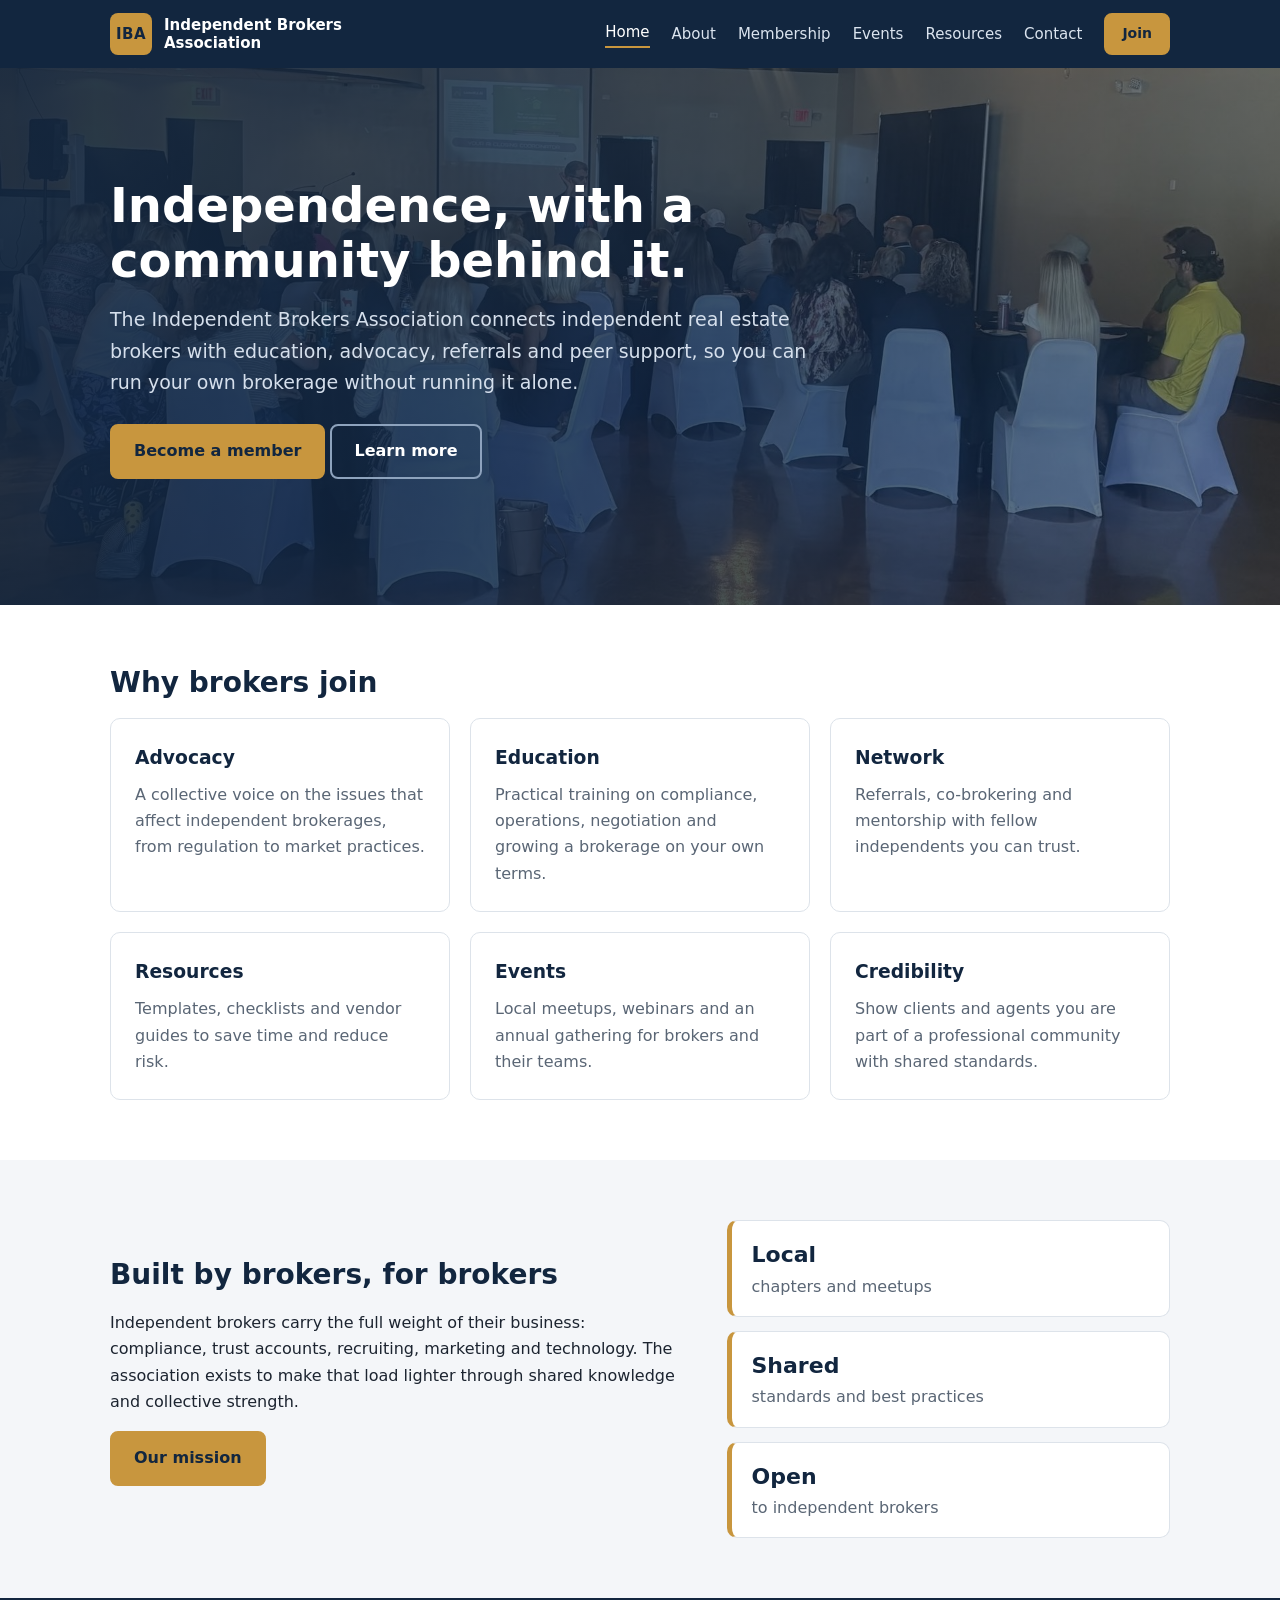
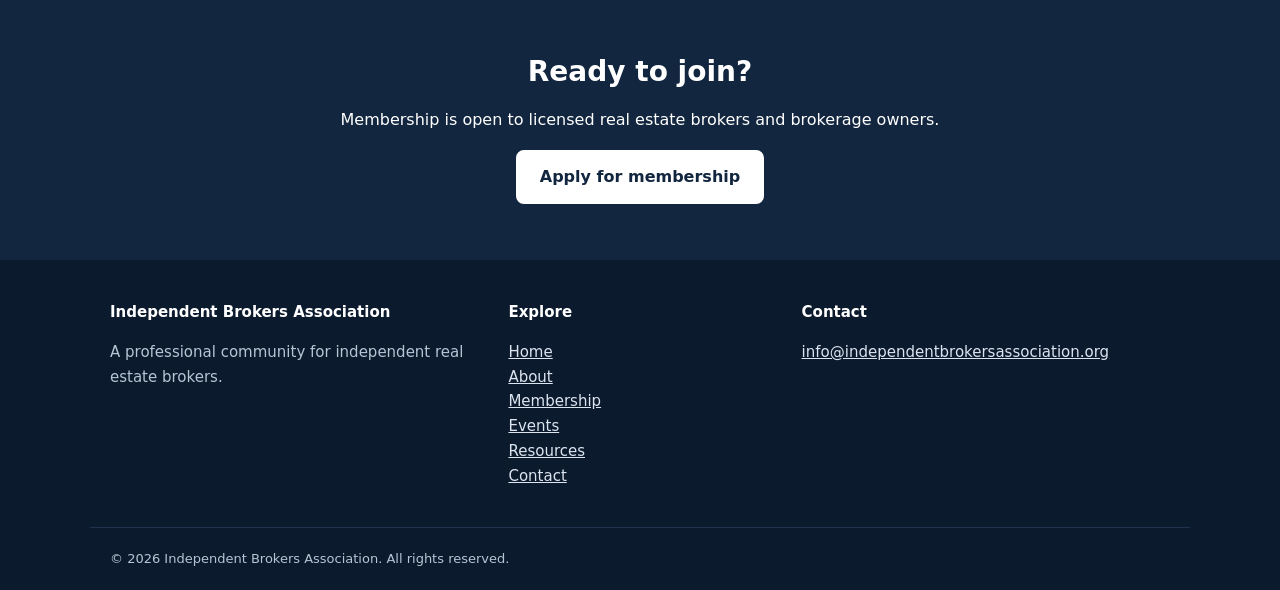
<file: index.html>
<!DOCTYPE html>
<html lang="en">
<head>
<meta charset="utf-8">
<meta name="viewport" content="width=device-width, initial-scale=1">
<title>Home | Independent Brokers Association</title>
<meta name="description" content="A professional association for independent real estate brokers: advocacy, education, networking and resources.">
<link rel="icon" href="assets/favicon.svg" type="image/svg+xml">
<link rel="stylesheet" href="assets/styles.css">
</head>
<body>
<a class="skip" href="#main">Skip to content</a>
<header class="site-header">
<div class="wrap bar">
<a class="brand" href="index.html"><span class="mark" aria-hidden="true">IBA</span><span>Independent Brokers<br>Association</span></a>
<button class="menu-btn" aria-expanded="false" aria-controls="nav">Menu</button>
<nav id="nav" aria-label="Main"><a href="index.html" aria-current="page">Home</a><a href="about.html">About</a><a href="membership.html">Membership</a><a href="events.html">Events</a><a href="resources.html">Resources</a><a href="contact.html">Contact</a><a class="btn small" href="membership.html#join">Join</a></nav>
</div>
</header>
<main id="main">
<section class="hero photo"><div class="wrap"><h1>Independence, with a community behind it.</h1><p class="lead">The Independent Brokers Association connects independent real estate brokers with education, advocacy, referrals and peer support, so you can run your own brokerage without running it alone.</p><p><a class="btn" href="membership.html#join">Become a member</a> <a class="btn ghost" href="about.html">Learn more</a></p></div></section><section class="section"><div class="wrap">
<h2>Why brokers join</h2>
<div class="grid3">
<article class="card"><h3>Advocacy</h3><p>A collective voice on the issues that affect independent brokerages, from regulation to market practices.</p></article>
<article class="card"><h3>Education</h3><p>Practical training on compliance, operations, negotiation and growing a brokerage on your own terms.</p></article>
<article class="card"><h3>Network</h3><p>Referrals, co-brokering and mentorship with fellow independents you can trust.</p></article>
<article class="card"><h3>Resources</h3><p>Templates, checklists and vendor guides to save time and reduce risk.</p></article>
<article class="card"><h3>Events</h3><p>Local meetups, webinars and an annual gathering for brokers and their teams.</p></article>
<article class="card"><h3>Credibility</h3><p>Show clients and agents you are part of a professional community with shared standards.</p></article>
</div></div></section>
<section class="section alt"><div class="wrap split">
<div><h2>Built by brokers, for brokers</h2><p>Independent brokers carry the full weight of their business: compliance, trust accounts, recruiting, marketing and technology. The association exists to make that load lighter through shared knowledge and collective strength.</p><p><a class="btn" href="about.html">Our mission</a></p></div>
<div class="stat-box"><div><b>Local</b><span>chapters and meetups</span></div><div><b>Shared</b><span>standards and best practices</span></div><div><b>Open</b><span>to independent brokers</span></div></div>
</div></section>
<section class="cta"><div class="wrap"><h2>Ready to join?</h2><p>Membership is open to licensed real estate brokers and brokerage owners.</p><a class="btn light" href="membership.html#join">Apply for membership</a></div></section>
</main>
<footer class="site-footer">
<div class="wrap cols">
<div><strong>Independent Brokers Association</strong><p>A professional community for independent real estate brokers.</p></div>
<div><strong>Explore</strong><p><a href="index.html">Home</a><br><a href="about.html">About</a><br><a href="membership.html">Membership</a><br><a href="events.html">Events</a><br><a href="resources.html">Resources</a><br><a href="contact.html">Contact</a></p></div>
<div><strong>Contact</strong><p><a href="mailto:info@independentbrokersassociation.org">info@independentbrokersassociation.org</a></p></div>
</div>
<div class="wrap legal">&copy; <span id="yr">2026</span> Independent Brokers Association. All rights reserved.</div>
</footer>
<script src="assets/site.js"></script>
</body>
</html>
</file>
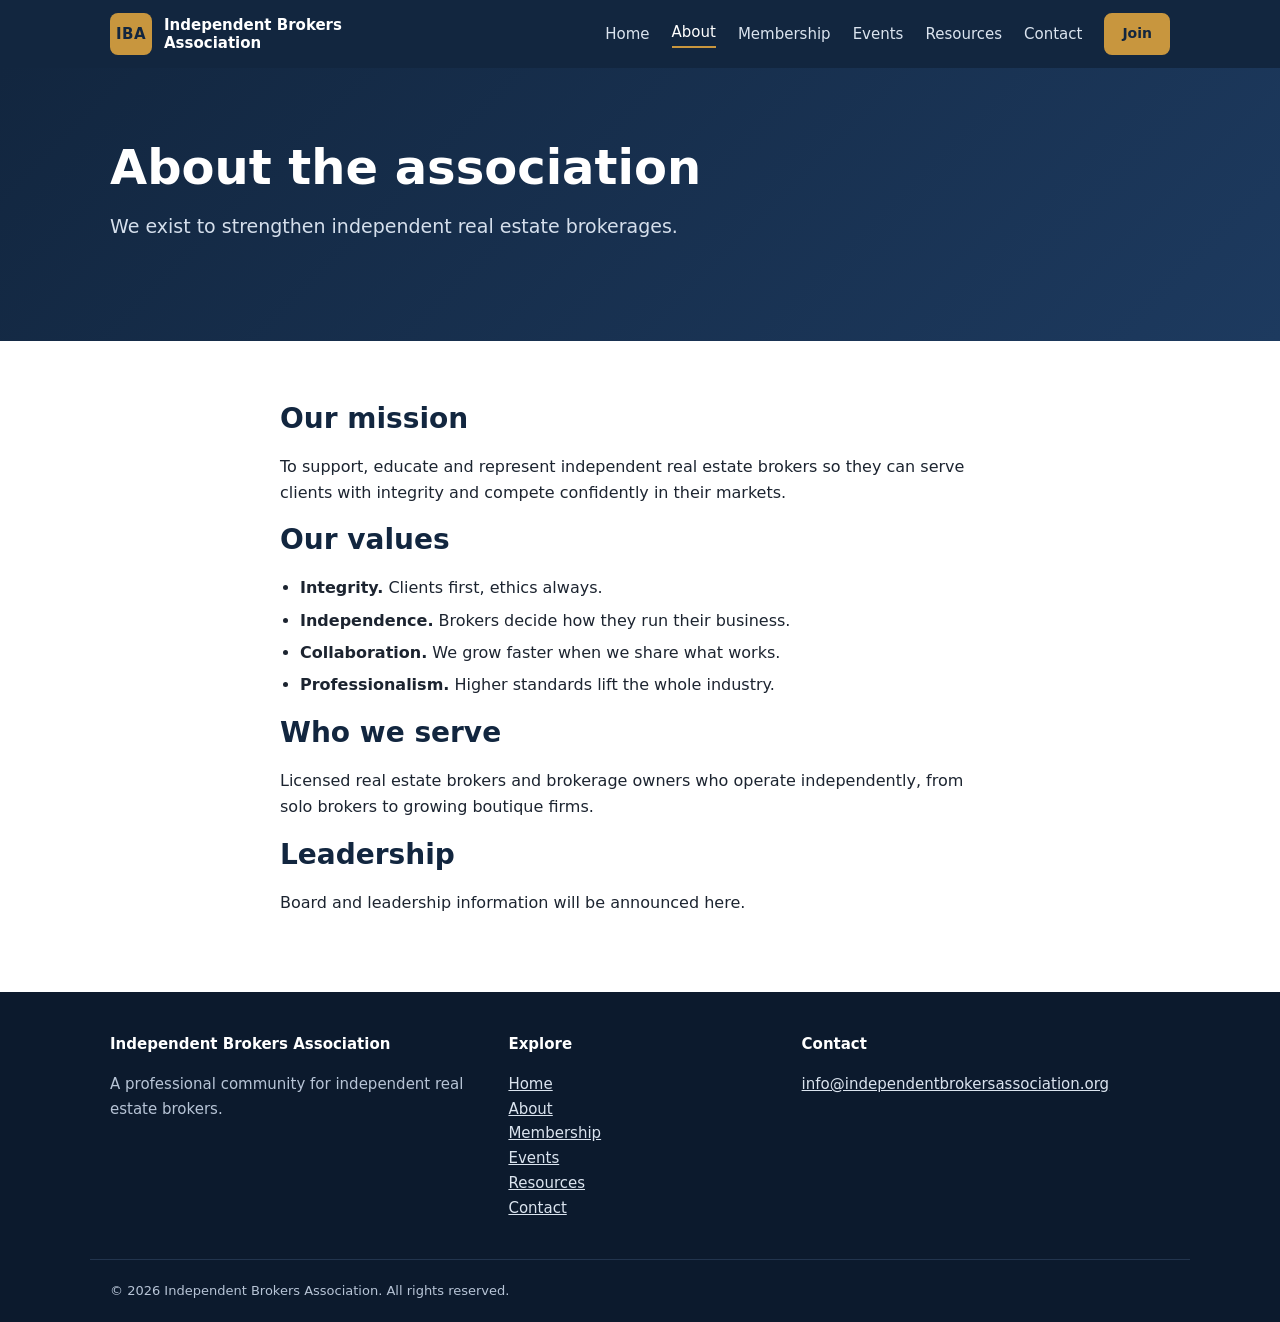
<file: about.html>
<!DOCTYPE html>
<html lang="en">
<head>
<meta charset="utf-8">
<meta name="viewport" content="width=device-width, initial-scale=1">
<title>About | Independent Brokers Association</title>
<meta name="description" content="Our mission, values and who the Independent Brokers Association serves.">
<link rel="icon" href="assets/favicon.svg" type="image/svg+xml">
<link rel="stylesheet" href="assets/styles.css">
</head>
<body>
<a class="skip" href="#main">Skip to content</a>
<header class="site-header">
<div class="wrap bar">
<a class="brand" href="index.html"><span class="mark" aria-hidden="true">IBA</span><span>Independent Brokers<br>Association</span></a>
<button class="menu-btn" aria-expanded="false" aria-controls="nav">Menu</button>
<nav id="nav" aria-label="Main"><a href="index.html">Home</a><a href="about.html" aria-current="page">About</a><a href="membership.html">Membership</a><a href="events.html">Events</a><a href="resources.html">Resources</a><a href="contact.html">Contact</a><a class="btn small" href="membership.html#join">Join</a></nav>
</div>
</header>
<main id="main">
<section class="hero"><div class="wrap"><h1>About the association</h1><p class="lead">We exist to strengthen independent real estate brokerages.</p></div></section><section class="section"><div class="wrap narrow">
<h2>Our mission</h2>
<p>To support, educate and represent independent real estate brokers so they can serve clients with integrity and compete confidently in their markets.</p>
<h2>Our values</h2>
<ul class="ticks"><li><b>Integrity.</b> Clients first, ethics always.</li><li><b>Independence.</b> Brokers decide how they run their business.</li><li><b>Collaboration.</b> We grow faster when we share what works.</li><li><b>Professionalism.</b> Higher standards lift the whole industry.</li></ul>
<h2>Who we serve</h2>
<p>Licensed real estate brokers and brokerage owners who operate independently, from solo brokers to growing boutique firms.</p>
<h2>Leadership</h2>
<p>Board and leadership information will be announced here.</p>
</div></section>
</main>
<footer class="site-footer">
<div class="wrap cols">
<div><strong>Independent Brokers Association</strong><p>A professional community for independent real estate brokers.</p></div>
<div><strong>Explore</strong><p><a href="index.html">Home</a><br><a href="about.html">About</a><br><a href="membership.html">Membership</a><br><a href="events.html">Events</a><br><a href="resources.html">Resources</a><br><a href="contact.html">Contact</a></p></div>
<div><strong>Contact</strong><p><a href="mailto:info@independentbrokersassociation.org">info@independentbrokersassociation.org</a></p></div>
</div>
<div class="wrap legal">&copy; <span id="yr">2026</span> Independent Brokers Association. All rights reserved.</div>
</footer>
<script src="assets/site.js"></script>
</body>
</html>
</file>
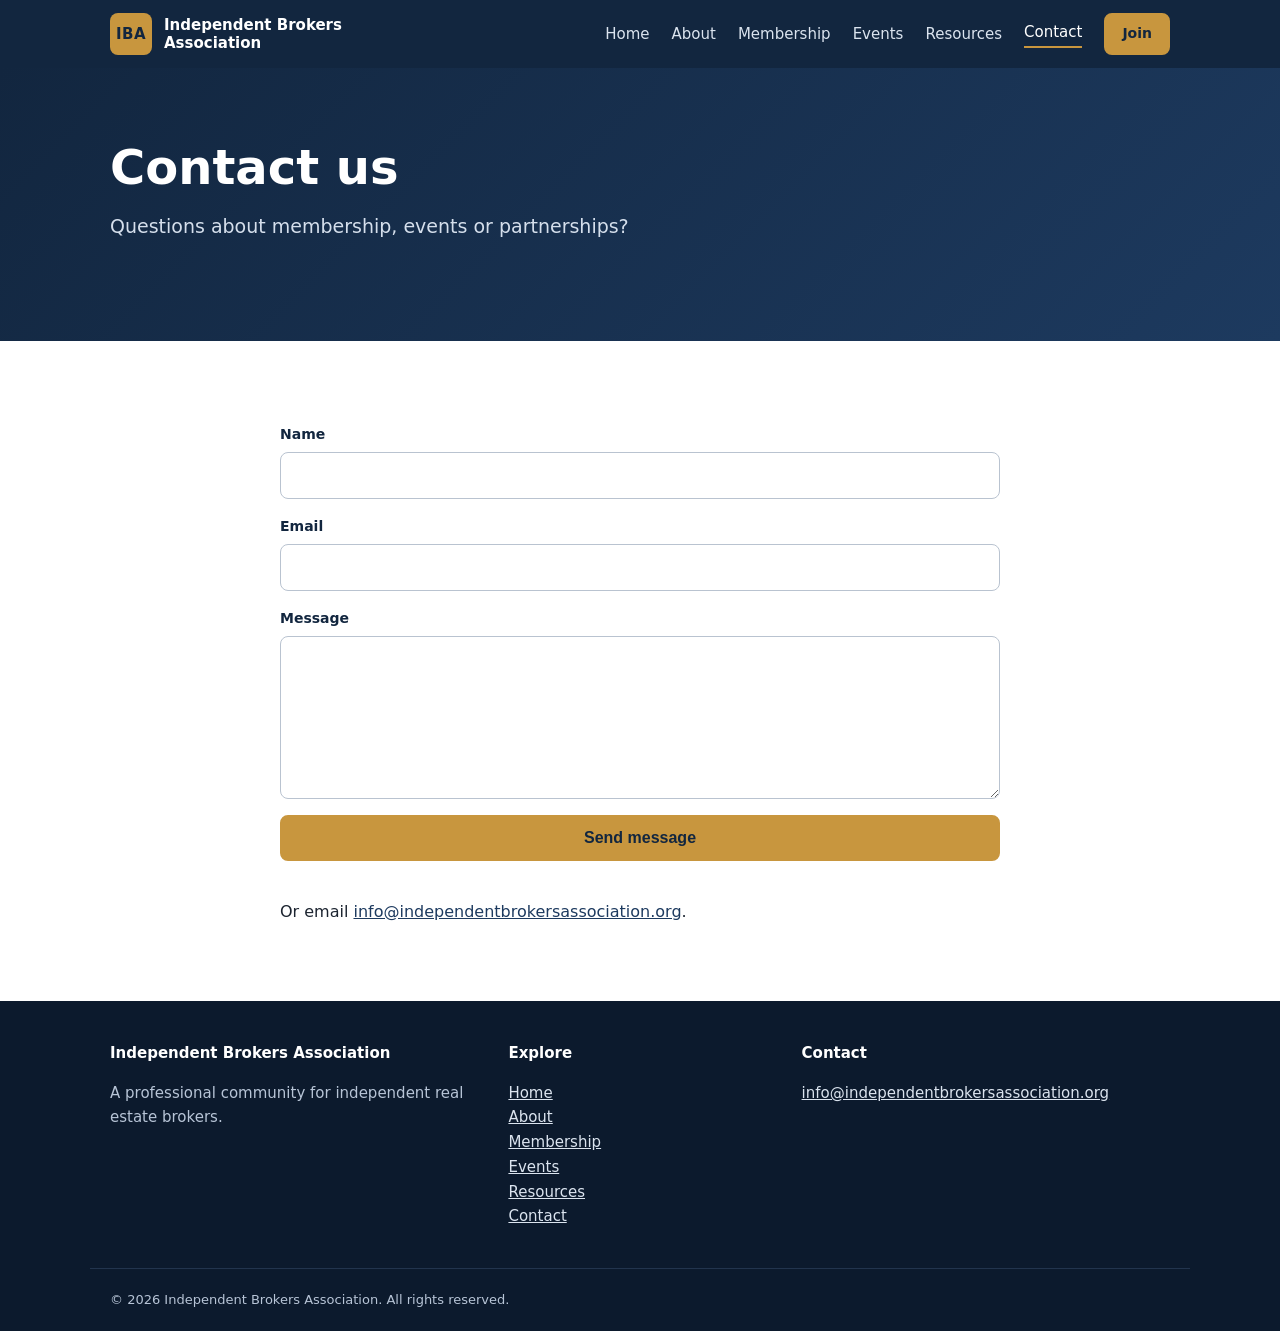
<file: contact.html>
<!DOCTYPE html>
<html lang="en">
<head>
<meta charset="utf-8">
<meta name="viewport" content="width=device-width, initial-scale=1">
<title>Contact | Independent Brokers Association</title>
<meta name="description" content="Get in touch with the Independent Brokers Association.">
<link rel="icon" href="assets/favicon.svg" type="image/svg+xml">
<link rel="stylesheet" href="assets/styles.css">
</head>
<body>
<a class="skip" href="#main">Skip to content</a>
<header class="site-header">
<div class="wrap bar">
<a class="brand" href="index.html"><span class="mark" aria-hidden="true">IBA</span><span>Independent Brokers<br>Association</span></a>
<button class="menu-btn" aria-expanded="false" aria-controls="nav">Menu</button>
<nav id="nav" aria-label="Main"><a href="index.html">Home</a><a href="about.html">About</a><a href="membership.html">Membership</a><a href="events.html">Events</a><a href="resources.html">Resources</a><a href="contact.html" aria-current="page">Contact</a><a class="btn small" href="membership.html#join">Join</a></nav>
</div>
</header>
<main id="main">
<section class="hero"><div class="wrap"><h1>Contact us</h1><p class="lead">Questions about membership, events or partnerships?</p></div></section><section class="section"><div class="wrap narrow">
<form id="contact-form" class="form" novalidate>
<label>Name<input name="name" required autocomplete="name"></label>
<label>Email<input type="email" name="email" required autocomplete="email"></label>
<label>Message<textarea name="message" rows="6" required></textarea></label>
<button class="btn" type="submit">Send message</button>
<p class="form-msg" role="status" aria-live="polite"></p>
</form>
<p>Or email <a href="mailto:info@independentbrokersassociation.org">info@independentbrokersassociation.org</a>.</p>
</div></section>
</main>
<footer class="site-footer">
<div class="wrap cols">
<div><strong>Independent Brokers Association</strong><p>A professional community for independent real estate brokers.</p></div>
<div><strong>Explore</strong><p><a href="index.html">Home</a><br><a href="about.html">About</a><br><a href="membership.html">Membership</a><br><a href="events.html">Events</a><br><a href="resources.html">Resources</a><br><a href="contact.html">Contact</a></p></div>
<div><strong>Contact</strong><p><a href="mailto:info@independentbrokersassociation.org">info@independentbrokersassociation.org</a></p></div>
</div>
<div class="wrap legal">&copy; <span id="yr">2026</span> Independent Brokers Association. All rights reserved.</div>
</footer>
<script src="assets/site.js"></script>
</body>
</html>
</file>
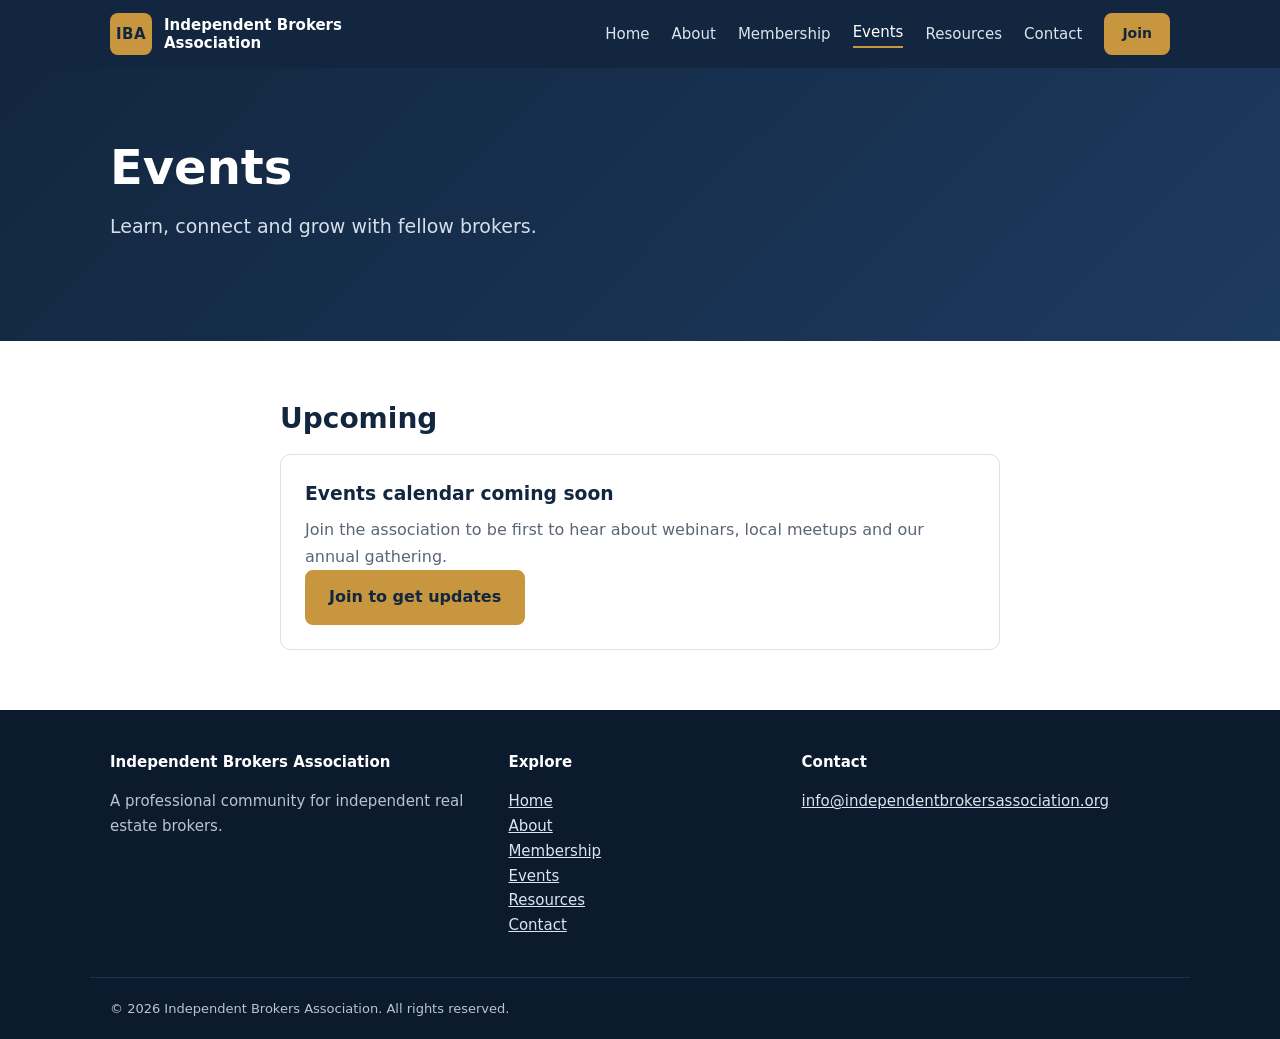
<file: events.html>
<!DOCTYPE html>
<html lang="en">
<head>
<meta charset="utf-8">
<meta name="viewport" content="width=device-width, initial-scale=1">
<title>Events | Independent Brokers Association</title>
<meta name="description" content="Upcoming webinars, meetups and annual gathering.">
<link rel="icon" href="assets/favicon.svg" type="image/svg+xml">
<link rel="stylesheet" href="assets/styles.css">
</head>
<body>
<a class="skip" href="#main">Skip to content</a>
<header class="site-header">
<div class="wrap bar">
<a class="brand" href="index.html"><span class="mark" aria-hidden="true">IBA</span><span>Independent Brokers<br>Association</span></a>
<button class="menu-btn" aria-expanded="false" aria-controls="nav">Menu</button>
<nav id="nav" aria-label="Main"><a href="index.html">Home</a><a href="about.html">About</a><a href="membership.html">Membership</a><a href="events.html" aria-current="page">Events</a><a href="resources.html">Resources</a><a href="contact.html">Contact</a><a class="btn small" href="membership.html#join">Join</a></nav>
</div>
</header>
<main id="main">
<section class="hero"><div class="wrap"><h1>Events</h1><p class="lead">Learn, connect and grow with fellow brokers.</p></div></section><section class="section"><div class="wrap narrow">
<h2>Upcoming</h2>
<div class="card"><h3>Events calendar coming soon</h3><p>Join the association to be first to hear about webinars, local meetups and our annual gathering.</p><a class="btn" href="membership.html#join">Join to get updates</a></div>
</div></section>
</main>
<footer class="site-footer">
<div class="wrap cols">
<div><strong>Independent Brokers Association</strong><p>A professional community for independent real estate brokers.</p></div>
<div><strong>Explore</strong><p><a href="index.html">Home</a><br><a href="about.html">About</a><br><a href="membership.html">Membership</a><br><a href="events.html">Events</a><br><a href="resources.html">Resources</a><br><a href="contact.html">Contact</a></p></div>
<div><strong>Contact</strong><p><a href="mailto:info@independentbrokersassociation.org">info@independentbrokersassociation.org</a></p></div>
</div>
<div class="wrap legal">&copy; <span id="yr">2026</span> Independent Brokers Association. All rights reserved.</div>
</footer>
<script src="assets/site.js"></script>
</body>
</html>
</file>
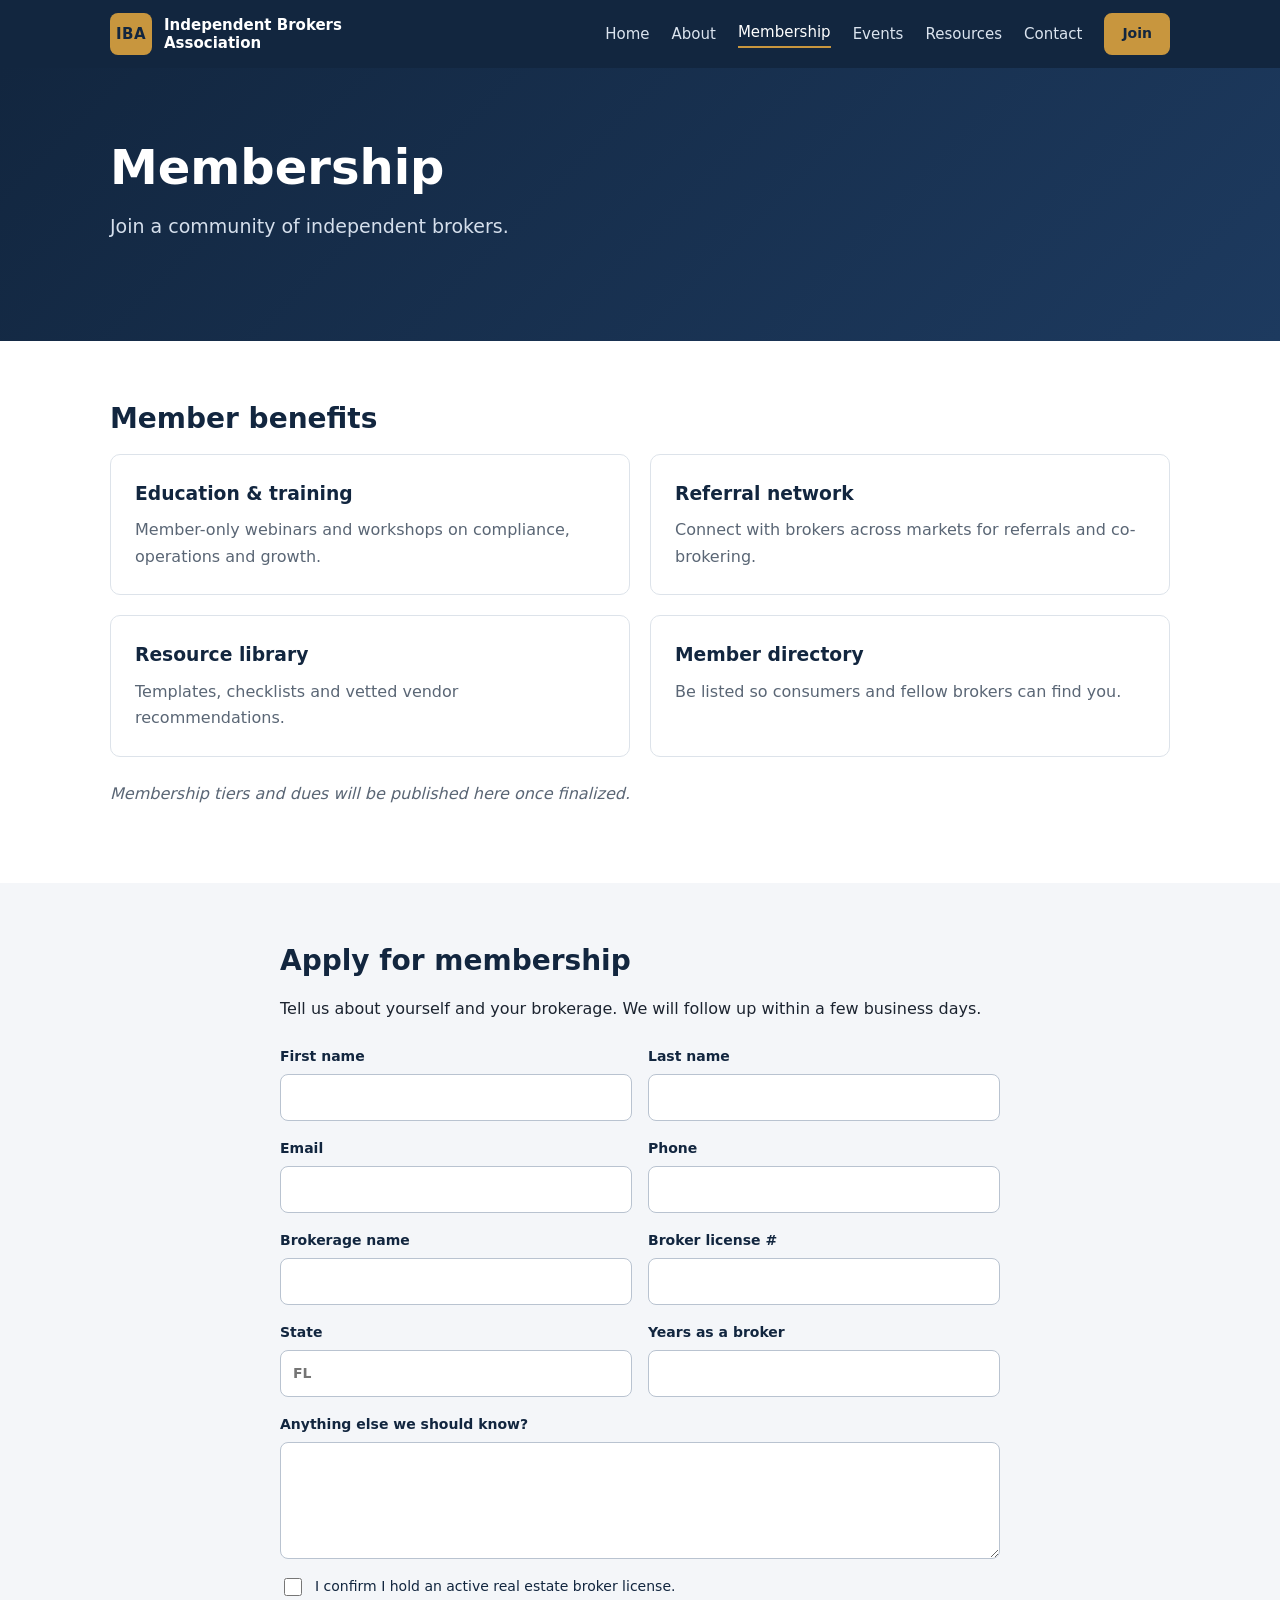
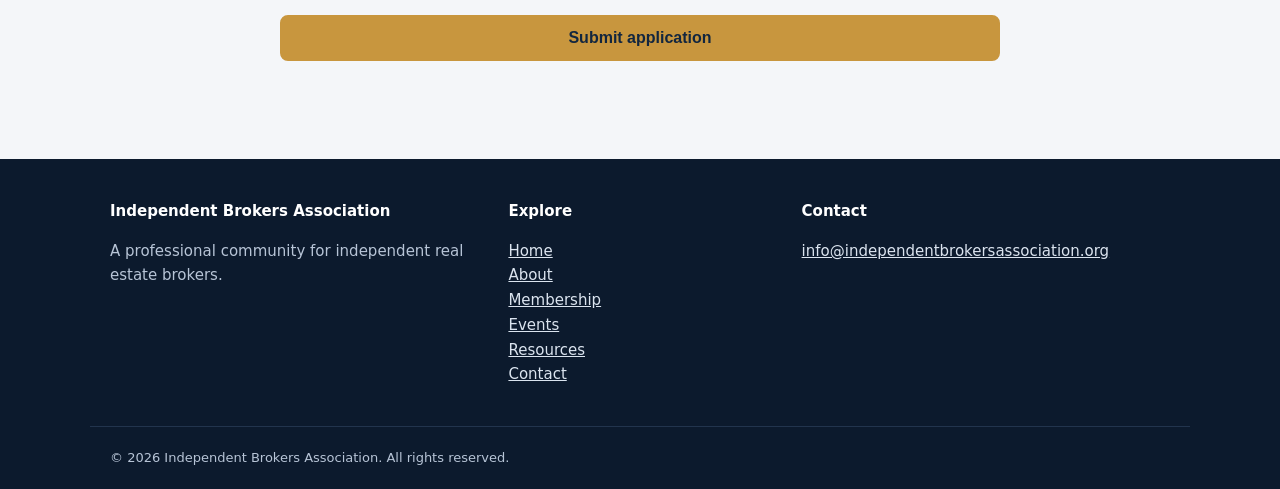
<file: membership.html>
<!DOCTYPE html>
<html lang="en">
<head>
<meta charset="utf-8">
<meta name="viewport" content="width=device-width, initial-scale=1">
<title>Membership | Independent Brokers Association</title>
<meta name="description" content="Membership benefits and how to apply to the Independent Brokers Association.">
<link rel="icon" href="assets/favicon.svg" type="image/svg+xml">
<link rel="stylesheet" href="assets/styles.css">
</head>
<body>
<a class="skip" href="#main">Skip to content</a>
<header class="site-header">
<div class="wrap bar">
<a class="brand" href="index.html"><span class="mark" aria-hidden="true">IBA</span><span>Independent Brokers<br>Association</span></a>
<button class="menu-btn" aria-expanded="false" aria-controls="nav">Menu</button>
<nav id="nav" aria-label="Main"><a href="index.html">Home</a><a href="about.html">About</a><a href="membership.html" aria-current="page">Membership</a><a href="events.html">Events</a><a href="resources.html">Resources</a><a href="contact.html">Contact</a><a class="btn small" href="membership.html#join">Join</a></nav>
</div>
</header>
<main id="main">
<section class="hero"><div class="wrap"><h1>Membership</h1><p class="lead">Join a community of independent brokers.</p></div></section><section class="section"><div class="wrap">
<h2>Member benefits</h2>
<div class="grid2">
<div class="card"><h3>Education &amp; training</h3><p>Member-only webinars and workshops on compliance, operations and growth.</p></div>
<div class="card"><h3>Referral network</h3><p>Connect with brokers across markets for referrals and co-brokering.</p></div>
<div class="card"><h3>Resource library</h3><p>Templates, checklists and vetted vendor recommendations.</p></div>
<div class="card"><h3>Member directory</h3><p>Be listed so consumers and fellow brokers can find you.</p></div>
</div>
<p class="note">Membership tiers and dues will be published here once finalized.</p>
</div></section>
<section class="section alt" id="join"><div class="wrap narrow">
<h2>Apply for membership</h2>
<p>Tell us about yourself and your brokerage. We will follow up within a few business days.</p>
<form id="join-form" class="form" novalidate>
<div class="row"><label>First name<input name="first" required autocomplete="given-name"></label><label>Last name<input name="last" required autocomplete="family-name"></label></div>
<div class="row"><label>Email<input type="email" name="email" required autocomplete="email"></label><label>Phone<input type="tel" name="phone" autocomplete="tel"></label></div>
<div class="row"><label>Brokerage name<input name="brokerage" required></label><label>Broker license #<input name="license" required></label></div>
<div class="row"><label>State<input name="state" required maxlength="2" placeholder="FL"></label><label>Years as a broker<input type="number" name="years" min="0"></label></div>
<label>Anything else we should know?<textarea name="notes" rows="4"></textarea></label>
<label class="check"><input type="checkbox" name="agree" required> I confirm I hold an active real estate broker license.</label>
<button class="btn" type="submit">Submit application</button>
<p class="form-msg" role="status" aria-live="polite"></p>
</form>
</div></section>
</main>
<footer class="site-footer">
<div class="wrap cols">
<div><strong>Independent Brokers Association</strong><p>A professional community for independent real estate brokers.</p></div>
<div><strong>Explore</strong><p><a href="index.html">Home</a><br><a href="about.html">About</a><br><a href="membership.html">Membership</a><br><a href="events.html">Events</a><br><a href="resources.html">Resources</a><br><a href="contact.html">Contact</a></p></div>
<div><strong>Contact</strong><p><a href="mailto:info@independentbrokersassociation.org">info@independentbrokersassociation.org</a></p></div>
</div>
<div class="wrap legal">&copy; <span id="yr">2026</span> Independent Brokers Association. All rights reserved.</div>
</footer>
<script src="assets/site.js"></script>
</body>
</html>
</file>
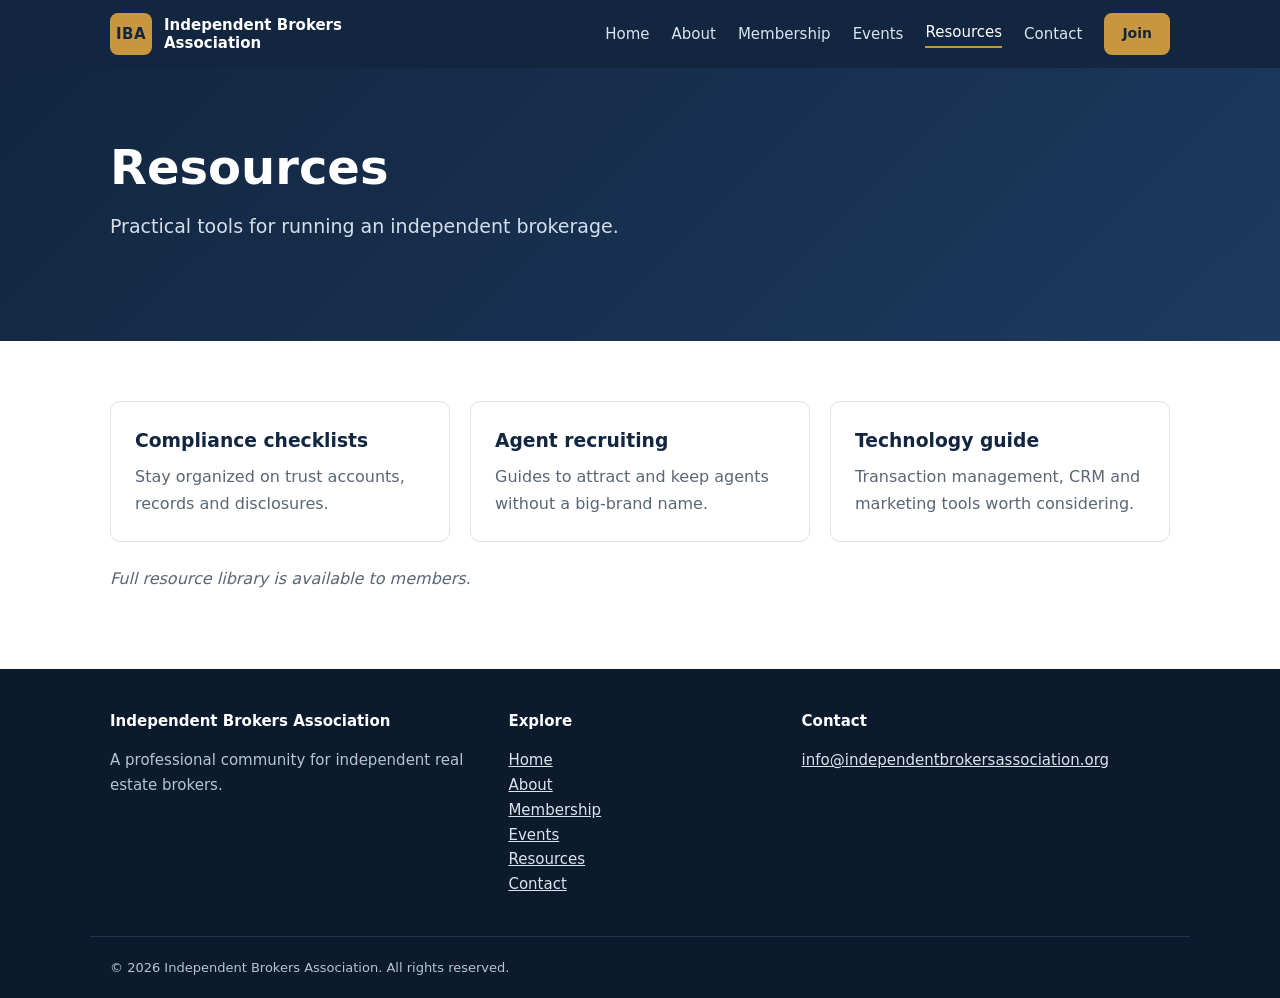
<file: resources.html>
<!DOCTYPE html>
<html lang="en">
<head>
<meta charset="utf-8">
<meta name="viewport" content="width=device-width, initial-scale=1">
<title>Resources | Independent Brokers Association</title>
<meta name="description" content="Guides and tools for independent brokers.">
<link rel="icon" href="assets/favicon.svg" type="image/svg+xml">
<link rel="stylesheet" href="assets/styles.css">
</head>
<body>
<a class="skip" href="#main">Skip to content</a>
<header class="site-header">
<div class="wrap bar">
<a class="brand" href="index.html"><span class="mark" aria-hidden="true">IBA</span><span>Independent Brokers<br>Association</span></a>
<button class="menu-btn" aria-expanded="false" aria-controls="nav">Menu</button>
<nav id="nav" aria-label="Main"><a href="index.html">Home</a><a href="about.html">About</a><a href="membership.html">Membership</a><a href="events.html">Events</a><a href="resources.html" aria-current="page">Resources</a><a href="contact.html">Contact</a><a class="btn small" href="membership.html#join">Join</a></nav>
</div>
</header>
<main id="main">
<section class="hero"><div class="wrap"><h1>Resources</h1><p class="lead">Practical tools for running an independent brokerage.</p></div></section><section class="section"><div class="wrap">
<div class="grid3">
<article class="card"><h3>Compliance checklists</h3><p>Stay organized on trust accounts, records and disclosures.</p></article>
<article class="card"><h3>Agent recruiting</h3><p>Guides to attract and keep agents without a big-brand name.</p></article>
<article class="card"><h3>Technology guide</h3><p>Transaction management, CRM and marketing tools worth considering.</p></article>
</div>
<p class="note">Full resource library is available to members.</p>
</div></section>
</main>
<footer class="site-footer">
<div class="wrap cols">
<div><strong>Independent Brokers Association</strong><p>A professional community for independent real estate brokers.</p></div>
<div><strong>Explore</strong><p><a href="index.html">Home</a><br><a href="about.html">About</a><br><a href="membership.html">Membership</a><br><a href="events.html">Events</a><br><a href="resources.html">Resources</a><br><a href="contact.html">Contact</a></p></div>
<div><strong>Contact</strong><p><a href="mailto:info@independentbrokersassociation.org">info@independentbrokersassociation.org</a></p></div>
</div>
<div class="wrap legal">&copy; <span id="yr">2026</span> Independent Brokers Association. All rights reserved.</div>
</footer>
<script src="assets/site.js"></script>
</body>
</html>
</file>
<file: assets/styles.css>
:root{--navy:#12263f;--navy2:#1d3a5f;--gold:#c8963e;--ink:#1c2430;--mute:#5a6675;--bg:#fff;--alt:#f4f6f9;--line:#dde3ea;--r:10px}
*{box-sizing:border-box}
html{scroll-behavior:smooth}
body{margin:0;font:16px/1.65 system-ui,-apple-system,"Segoe UI",Roboto,sans-serif;color:var(--ink);background:var(--bg)}
a{color:var(--navy2)}
img{max-width:100%}
.wrap{max-width:1100px;margin:0 auto;padding:0 20px}
.narrow{max-width:760px}
.skip{position:absolute;left:-999px}.skip:focus{left:10px;top:10px;background:#fff;padding:8px;z-index:99}
.site-header{background:var(--navy);position:sticky;top:0;z-index:50}
.bar{display:flex;align-items:center;justify-content:space-between;min-height:68px}
.brand{display:flex;align-items:center;gap:12px;color:#fff;text-decoration:none;font-weight:600;line-height:1.2;font-size:15px}
.mark{display:grid;place-items:center;width:42px;height:42px;border-radius:8px;background:var(--gold);color:var(--navy);font-weight:800;letter-spacing:.5px}
nav{display:flex;align-items:center;gap:22px}
nav a{color:#dbe4ef;text-decoration:none;font-size:15px}
nav a:hover,nav a[aria-current]{color:#fff}
nav a[aria-current]{border-bottom:2px solid var(--gold);padding-bottom:2px}
.menu-btn{display:none;background:none;border:1px solid #5d7594;color:#fff;border-radius:6px;padding:8px 12px;font:inherit}
.btn{display:inline-block;background:var(--gold);color:var(--navy);padding:12px 22px;border-radius:8px;font-weight:700;text-decoration:none;border:2px solid var(--gold);cursor:pointer;font-size:16px}
.btn:hover{filter:brightness(1.07)}
.btn.small{padding:7px 16px;font-size:14px;color:var(--navy)!important}
.btn.ghost{background:transparent;color:#fff;border-color:#8ea3bd}
.btn.light{background:#fff;border-color:#fff}
.hero{background:linear-gradient(135deg,var(--navy),var(--navy2));color:#fff;padding:72px 0}
.hero h1{font-size:clamp(30px,5vw,48px);line-height:1.15;margin:0 0 16px;max-width:760px}
.lead{font-size:19px;max-width:700px;color:#d5dfec;margin:0 0 26px}
.section{padding:60px 0}.alt{background:var(--alt)}
h2{font-size:28px;line-height:1.25;color:var(--navy);margin:0 0 18px}
h3{margin:0 0 8px;color:var(--navy)}
.grid3{display:grid;grid-template-columns:repeat(3,1fr);gap:20px}
.grid2{display:grid;grid-template-columns:repeat(2,1fr);gap:20px}
.card{background:#fff;border:1px solid var(--line);border-radius:var(--r);padding:24px}
.card p{margin:0;color:var(--mute)}
.split{display:grid;grid-template-columns:1.3fr 1fr;gap:40px;align-items:center}
.stat-box{display:grid;gap:14px}
.stat-box div{background:#fff;border:1px solid var(--line);border-left:5px solid var(--gold);border-radius:var(--r);padding:16px 20px}
.stat-box b{display:block;font-size:22px;color:var(--navy)}.stat-box span{color:var(--mute)}
.cta{background:var(--navy);color:#fff;text-align:center;padding:56px 0}.cta h2{color:#fff}
.ticks{padding-left:20px}.ticks li{margin:6px 0}
.note{color:var(--mute);font-style:italic;margin-top:24px}
.form{display:grid;gap:16px;margin:22px 0}
.row{display:grid;grid-template-columns:1fr 1fr;gap:16px}
label{display:grid;gap:6px;font-weight:600;font-size:14px;color:var(--navy)}
input,textarea{font:inherit;padding:11px 12px;border:1px solid #b9c3d0;border-radius:8px;background:#fff;color:var(--ink)}
input:focus,textarea:focus,a:focus-visible,button:focus-visible{outline:3px solid var(--gold);outline-offset:2px}
.check{display:flex;gap:10px;align-items:center;font-weight:500}
.check input{width:18px;height:18px}
.form-msg{margin:0;font-weight:600}.form-msg.err{color:#b3261e}.form-msg.ok{color:#1e6b3a}
.site-footer{background:#0c1a2d;color:#b7c4d6;padding-top:40px;font-size:15px}
.site-footer a{color:#dbe4ef}
.cols{display:grid;grid-template-columns:1.4fr 1fr 1.4fr;gap:30px}
.cols strong{color:#fff}
.legal{padding:20px;margin-top:24px;border-top:1px solid #22344d;font-size:13px}
@media(max-width:800px){
.menu-btn{display:block}
nav{display:none;position:absolute;left:0;right:0;top:68px;background:var(--navy);flex-direction:column;align-items:flex-start;padding:16px 20px;gap:14px}
nav.open{display:flex}
.grid3,.grid2,.split,.cols,.row{grid-template-columns:1fr}
.hero{padding:48px 0}
}
.hero.photo{background:linear-gradient(90deg,rgba(18,38,63,.92) 0%,rgba(18,38,63,.78) 55%,rgba(18,38,63,.55) 100%),url("hero.jpg") center/cover no-repeat;padding:110px 0}
@media(max-width:800px){.hero.photo{padding:64px 0;background:linear-gradient(rgba(18,38,63,.85),rgba(18,38,63,.85)),url("hero.jpg") center/cover no-repeat}}
</file>
